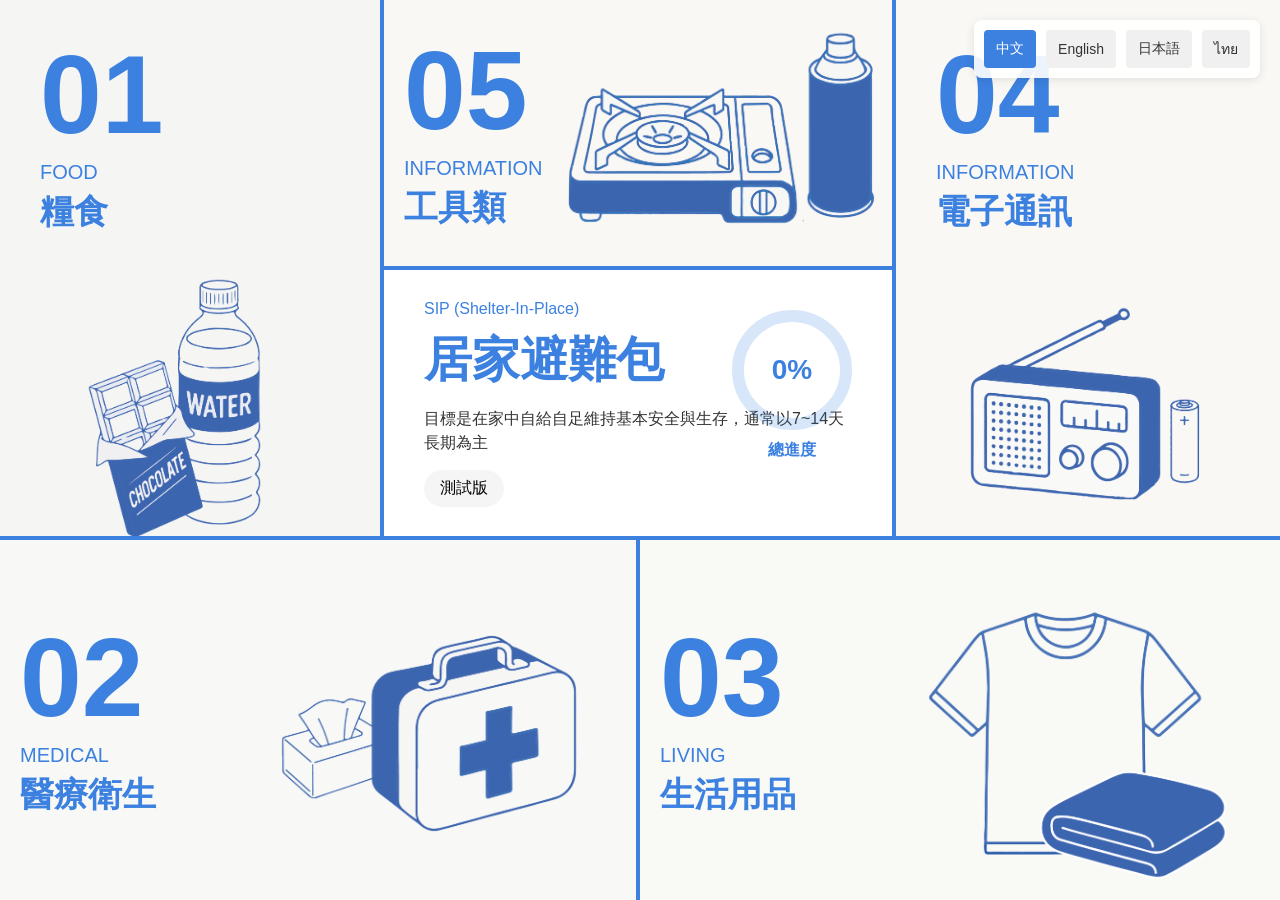
<file: index.html>
<!DOCTYPE html>
<html lang="zh">
<head>
    <meta charset="UTF-8">
    <meta name="viewport" content="width=device-width, initial-scale=1.0">
    <title>防災避難準備清冊</title>
    <link rel="stylesheet" href="styles.css">
</head>
<body>
    <div class="frame">
        <!-- 左侧区块 - 糧食 -->
        <div class="left-section">
            <div class="food-block" data-category="01" data-title="糧食">
                <div class="text-content">
                    <div class="number">01</div>
                    <div class="category">FOOD</div>
                    <div class="title">糧食</div>
                </div>
                <div class="icon-group">
                    <img src="images/01.png" alt="水" class="icon">
                </div>
            </div>
        </div>

        <!-- 中上区块 - 工具類 -->
        <div class="center-top">
            <div class="tools-block" data-category="05" data-title="工具類">
                <div class="text-content">
                    <div class="number">05</div>
                    <div class="category">INFORMATION</div>
                    <div class="title">工具</div>
                </div>
                <div class="icon-group">
                    <img src="images/05.png" alt="瓦斯" class="icon">
                </div>
            </div>
        </div>

        <!-- 右上区块 - 電子通訊 -->
        <div class="right-section">
            <div class="info-block" data-category="04" data-title="電子通訊">
                <div class="text-content">
                    <div class="number">04</div>
                    <div class="category">INFORMATION</div>
                    <div class="title">電子通訊</div>
                </div>
                <div class="icon-group">
                    <img src="images/04.png" alt="電池" class="icon">
                </div>
            </div>
        </div>

        <!-- 中央内容区 -->
        <div class="center-content">
            <div class="sip-title">SIP (Shelter-In-Place)</div>
            <h1>居家避難包</h1>
            <p class="description">目標是在家中自給自足維持基本安全與生存，通常以7~14天長期為主</p>
            <div class="center-bottom">
                <div class="beta-tag">
                    <a href="evacuation-map/evacuate.html" class="beta-link">逃難路徑規劃 (BETA) -></a>
                </div>
            </div>
            <div class="total-progress-container">
                <div class="total-progress-circle">
                    <svg width="120" height="120" viewBox="0 0 120 120">
                        <circle class="total-progress-circle-bg" cx="60" cy="60" r="54" fill="none" stroke-width="12"></circle>
                        <circle class="total-progress-circle-fill" cx="60" cy="60" r="54" fill="none" stroke-width="12" stroke-dasharray="339.2" stroke-dashoffset="339.2"></circle>
                    </svg>
                    <div class="total-progress-percentage">0%</div>
                </div>
                <div class="total-progress-text">總進度</div>
            </div>
        </div>

        <!-- 底部区块 -->
        <div class="bottom-section">
            <!-- 左下 - 醫療衛生 -->
            <div class="medical-block" data-category="02" data-title="醫療衛生">
                <div class="text-content">
                    <div class="number">02</div>
                    <div class="category">MEDICAL</div>
                    <div class="title">醫療衛生</div>
                </div>
                <div class="icon-group">
                    <img src="images/02.png" alt="紙巾" class="icon">
                </div>
            </div>
            <!-- 右下 - 生活用品 -->
            <div class="living-block" data-category="03" data-title="生活用品">
                <div class="text-content">
                    <div class="number">03</div>
                    <div class="category">LIVING</div>
                    <div class="title">生活用品</div>
                </div>
                <div class="icon-group">
                    <img src="images/03.png" alt="毛巾" class="icon">
                </div>
            </div>
        </div>
    </div>

    <!-- 详情页面 - 糧食 -->
    <div id="detail-01" class="detail-page">
        <div class="detail-left">
            <div class="detail-header">
                <div class="detail-number">01</div>
                <div class="detail-category">FOOD</div>
                <div class="detail-title">糧食</div>
            </div>
            <div class="detail-description">
                <p>食物準備的三大原則：不需烹煮、營養價值高熱量夠支撐體力、可存放時間長。</p>
                <p>災難發生時可能無電、無瓦斯、無時間煮食，選擇即食/冷食可用為主。食物需適量蛋白質、碳水、脂肪、維生素，須備高密度熱量食物才能維持身體與情緒穩定。</p>
                <p>範例食物品項：罐頭、即食麵類、自熱飯、能量棒、堅果、運動飲料粉</p>
            </div>
            <div class="settings-area">
                <button class="settings-button people-setting">
                    <span>人數</span>
                    <span>1人</span>
                </button>
                <button class="settings-button days-setting">
                    <span>天數</span>
                    <span>14天</span>
                </button>
            </div>
        </div>
        <div class="detail-right">
            <div class="progress-bar">
                <span class="progress-text">準備進度</span>
                <span class="progress-count">0 / 6</span>
            </div>
            <div class="progress-container">
                <div class="progress-track">
                    <div class="progress-fill"></div>
                </div>
            </div>
            <button class="back-button">
                <svg xmlns="http://www.w3.org/2000/svg" width="24" height="24" viewBox="0 0 24 24" fill="none" stroke="currentColor" stroke-width="2" stroke-linecap="round" stroke-linejoin="round">
                    <path d="M5 12H19"></path>
                    <path d="M12 5l7 7-7 7"></path>
                </svg>
            </button>
            <div class="checklist">
                <div class="checklist-header">
                    <span class="col-checkbox"></span>
                    <span class="col-item">項目</span>
                    <span class="col-per-person">每人所需</span>
                    <span class="col-people">人數</span>
                    <span class="col-days">天數</span>
                    <span class="col-total">總計</span>
                </div>
                <div class="checklist-divider"></div>
                <!-- 食物項目清單將由JavaScript動態生成 -->
            </div>
        </div>
    </div>

    <!-- 详情页面 - 醫療衛生 -->
    <div id="detail-02" class="detail-page">
        <div class="detail-left">
            <div class="detail-header">
                <div class="detail-number">02</div>
                <div class="detail-category">MEDICAL</div>
                <div class="detail-title">醫療衛生</div>
            </div>
            <div class="detail-description">
                <p>以自救與互救核心：災難發生後可能無法立即就醫。</p>
                <li>基本急救用品 : 對應外傷、跌倒、出血等狀況，具備初步處理能力</li>
                <li>常見病症 : 例如割傷、燒燙傷、腹瀉、感冒</li>
                <li>慢性病藥物 : 例如高血壓、糖尿病、氣喘等患者</li>
                <p>*記得定期檢查藥物有效期，避免藥物存放在潮濕或高溫環境。</p>
            </div>
            <div class="settings-area">
                <button class="settings-button people-setting">
                    <span>人數</span>
                    <span>1人</span>
                </button>
                <button class="settings-button days-setting">
                    <span>天數</span>
                    <span>14天</span>
                </button>
            </div>
        </div>
        <div class="detail-right">
            <div class="progress-bar">
                <span class="progress-text">準備進度</span>
                <span class="progress-count">0 / 6</span>
            </div>
            <div class="progress-container">
                <div class="progress-track">
                    <div class="progress-fill"></div>
                </div>
            </div>
            <button class="back-button">
                <svg xmlns="http://www.w3.org/2000/svg" width="24" height="24" viewBox="0 0 24 24" fill="none" stroke="currentColor" stroke-width="2" stroke-linecap="round" stroke-linejoin="round">
                    <path d="M5 12H19"></path>
                    <path d="M12 5l7 7-7 7"></path>
                </svg>
            </button>
            <div class="checklist">
                <div class="checklist-header">
                    <span class="col-checkbox"></span>
                    <span class="col-item">項目</span>
                    <span class="col-per-person">每人所需</span>
                    <span class="col-people">人數</span>
                    <span class="col-days">天數</span>
                    <span class="col-total">總計</span>
                </div>
                <div class="checklist-divider"></div>
                <!-- 醫療衛生項目清單將由JavaScript動態生成 -->
            </div>
        </div>
    </div>

    <!-- 详情页面 - 生活用品 -->
    <div id="detail-03" class="detail-page">
        <div class="detail-left">
            <div class="detail-header">
                <div class="detail-number">03</div>
                <div class="detail-category">LIVING</div>
                <div class="detail-title">生活用品</div>
            </div>
            <div class="detail-description">
                <p>日常用品類常常是最容易忽略、但最容易造成生活不便與心理壓力的部分。良好的準備能大幅提升避難時的清潔、舒適感，尤其在缺水、斷電的狀況下病菌更容易滋生。</p>
                <p>選擇多功能、輕便且耐用的物品，以清潔、收納、生理替代品。</p>
                <p>備註 : 可為每人準備「個人清潔包」、乾濕物品分袋／分類放置。</p>
            </div>
            <div class="settings-area">
                <button class="settings-button people-setting">
                    <span>人數</span>
                    <span>1人</span>
                </button>
                <button class="settings-button days-setting">
                    <span>天數</span>
                    <span>14天</span>
                </button>
            </div>
        </div>
        <div class="detail-right">
            <div class="progress-bar">
                <span class="progress-text">準備進度</span>
                <span class="progress-count">0 / 6</span>
            </div>
            <div class="progress-container">
                <div class="progress-track">
                    <div class="progress-fill"></div>
                </div>
            </div>
            <button class="back-button">
                <svg xmlns="http://www.w3.org/2000/svg" width="24" height="24" viewBox="0 0 24 24" fill="none" stroke="currentColor" stroke-width="2" stroke-linecap="round" stroke-linejoin="round">
                    <path d="M5 12H19"></path>
                    <path d="M12 5l7 7-7 7"></path>
                </svg>
            </button>
            <div class="checklist">
                <div class="checklist-header">
                    <span class="col-checkbox"></span>
                    <span class="col-item">項目</span>
                    <span class="col-per-person">每人所需</span>
                    <span class="col-people">人數</span>
                    <span class="col-days">天數</span>
                    <span class="col-total">總計</span>
                </div>
                <div class="checklist-divider"></div>
                <!-- 生活用品項目清單將由JavaScript動態生成 -->
            </div>
        </div>
    </div>

    <!-- 详情页面 - 電子通訊 -->
    <div id="detail-04" class="detail-page">
        <div class="detail-left">
            <div class="detail-header">
                <div class="detail-number">04</div>
                <div class="detail-category">INFORMATION</div>
                <div class="detail-title">電子通訊</div>
            </div>
            <div class="detail-description">
                <p>保持資訊連結與基本通訊能力，獲取外界資訊與求救。</p>
                <p>災時掌握正確資訊和保持通訊能力至關重要。確保設備具備多種供電方式，減少對單一電源的依賴。</p>
                <p>設置省電模式，僅在必要時使用電子設備，延長電力供應時間。</p>
            </div>
            <div class="settings-area">
                <button class="settings-button people-setting">
                    <span>人數</span>
                    <span>1人</span>
                </button>
                <button class="settings-button days-setting">
                    <span>天數</span>
                    <span>14天</span>
                </button>
            </div>
        </div>
        <div class="detail-right">
            <div class="progress-bar">
                <span class="progress-text">準備進度</span>
                <span class="progress-count">0 / 6</span>
            </div>
            <div class="progress-container">
                <div class="progress-track">
                    <div class="progress-fill"></div>
                </div>
            </div>
            <button class="back-button">
                <svg xmlns="http://www.w3.org/2000/svg" width="24" height="24" viewBox="0 0 24 24" fill="none" stroke="currentColor" stroke-width="2" stroke-linecap="round" stroke-linejoin="round">
                    <path d="M5 12H19"></path>
                    <path d="M12 5l7 7-7 7"></path>
                </svg>
            </button>
            <div class="checklist">
                <div class="checklist-header">
                    <span class="col-checkbox"></span>
                    <span class="col-item">項目</span>
                    <span class="col-per-person">每人所需</span>
                    <span class="col-people">人數</span>
                    <span class="col-days">天數</span>
                    <span class="col-total">總計</span>
                </div>
                <div class="checklist-divider"></div>
                <!-- 電子通訊項目清單將由JavaScript動態生成 -->
            </div>
        </div>
    </div>

    <!-- 详情页面 - 工具類 -->
    <div id="detail-05" class="detail-page">
        <div class="detail-left">
            <div class="detail-header">
                <div class="detail-number">05</div>
                <div class="detail-category">TOOLS</div>
                <div class="detail-title">工具類</div>
            </div>
            <div class="detail-description">
                <p>災難發生後，基本工具可能成為救命物資，並協助適應惡劣環境。</p>
                <p>優先考慮多功能、耐用性與便攜性，可從修理、切割、加熱、指引、照明、安全防護等6種方向切入</p>
                <p>工具預先存放在方便取用的位置，確保所有家庭成員了解其位置與基本使用方法。</p>
                <p>備註 : 可為每人準備「個人工具包」、工具分袋／分類放置。</p>
            </div>
            <div class="settings-area">
                <button class="settings-button people-setting">
                    <span>人數</span>
                    <span>1人</span>
                </button>
                <button class="settings-button days-setting">
                    <span>天數</span>
                    <span>14天</span>
                </button>
            </div>
        </div>
        <div class="detail-right">
            <div class="progress-bar">
                <span class="progress-text">準備進度</span>
                <span class="progress-count">0 / 6</span>
            </div>
            <div class="progress-container">
                <div class="progress-track">
                    <div class="progress-fill"></div>
                </div>
            </div>
            <button class="back-button">
                <svg xmlns="http://www.w3.org/2000/svg" width="24" height="24" viewBox="0 0 24 24" fill="none" stroke="currentColor" stroke-width="2" stroke-linecap="round" stroke-linejoin="round">
                    <path d="M5 12H19"></path>
                    <path d="M12 5l7 7-7 7"></path>
                </svg>
            </button>
            <div class="checklist">
                <div class="checklist-header">
                    <span class="col-checkbox"></span>
                    <span class="col-item">項目</span>
                    <span class="col-per-person">每人所需</span>
                    <span class="col-people">人數</span>
                    <span class="col-days">天數</span>
                    <span class="col-total">總計</span>
                </div>
                <div class="checklist-divider"></div>
                <!-- 工具類項目清單將由JavaScript動態生成 -->
            </div>
        </div>
    </div>

    <script src="food-data.js"></script>
    <script src="medical-data.js"></script>
    <script src="living-data.js"></script>
    <script src="info-data.js"></script>
    <script src="tools-data.js"></script>
    <script src="script.js"></script>
</body>
</html>
</file>
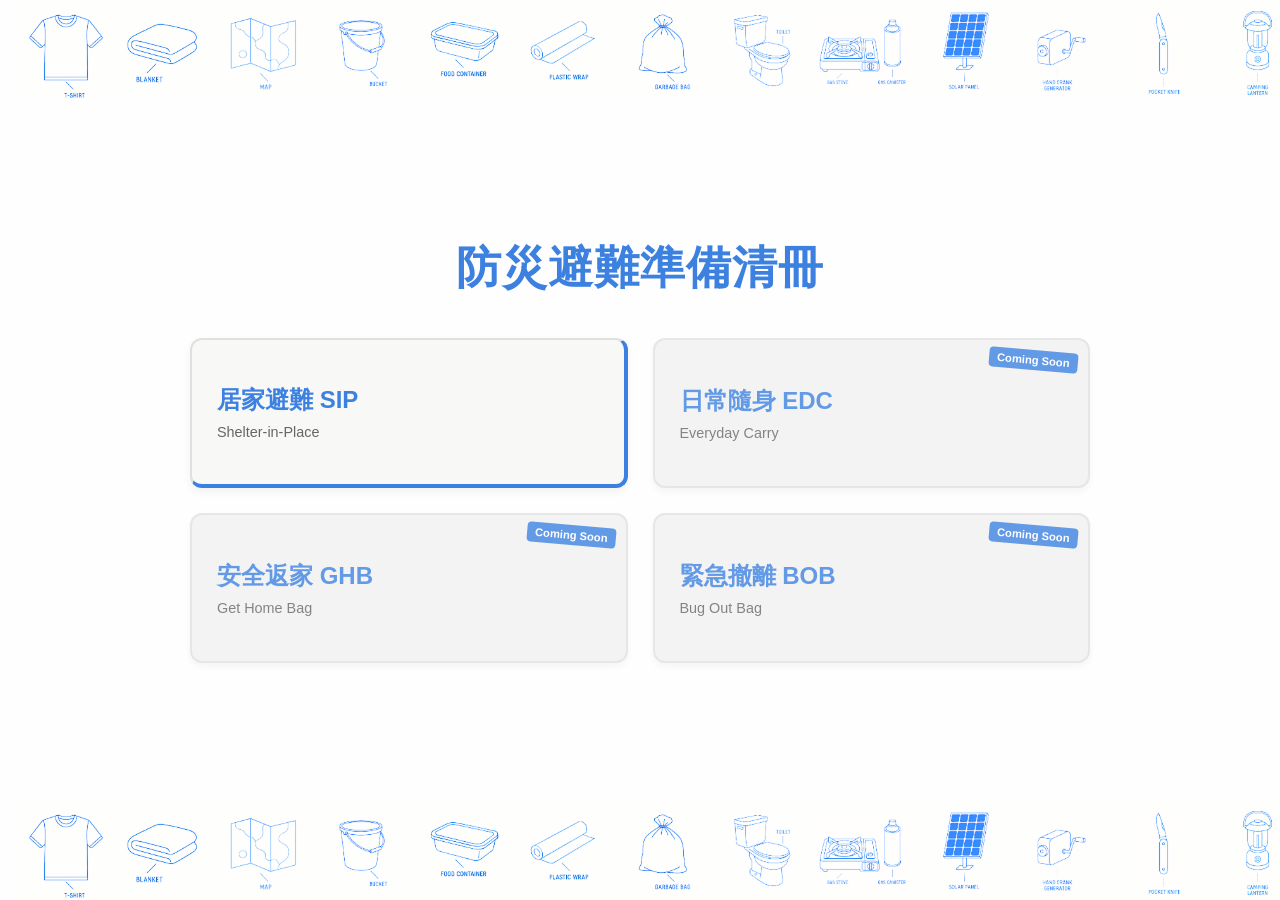
<file: landing.html>
<!DOCTYPE html>
<html lang="zh">
<head>
    <meta charset="UTF-8">
    <meta name="viewport" content="width=device-width, initial-scale=1.0">
    <title>防災避難準備清冊</title>
    <link rel="stylesheet" href="landing-styles.css">
</head>
<body>
    <div class="landing-container">
        <!-- 頂部跑馬燈 -->
        <div class="marquee marquee-top">
            <div class="marquee-content">
                <img src="images/landing01.png" alt="緊急物資" class="marquee-item">
                <img src="images/landing01.png" alt="緊急物資" class="marquee-item">
                <img src="images/landing01.png" alt="緊急物資" class="marquee-item">

            </div>
        </div>
        
        <!-- 內容區域 -->
        <div class="content-area">
            <h1 class="main-title">防災避難準備清冊</h1>
            
            <div class="buttons-container">
                <!-- 已啟用的按鈕 - 左上 -->
                <a href="index.html" class="option-button active">
                    <div class="button-content">
                        <span class="button-title">居家避難 SIP</span>
                        <span class="button-subtitle">Shelter-in-Place</span>
                    </div>
                </a>
                
                <!-- 未啟用的按鈕 - 右上 -->
                <div class="option-button disabled">
                    <div class="button-content">
                        <span class="button-title">日常隨身 EDC</span>
                        <span class="button-subtitle">Everyday Carry</span>
                    </div>
                    <span class="coming-soon">Coming Soon</span>
                </div>
                
                <!-- 未啟用的按鈕 - 左下 -->
                <div class="option-button disabled">
                    <div class="button-content">
                        <span class="button-title">安全返家 GHB</span>
                        <span class="button-subtitle">Get Home Bag</span>
                    </div>
                    <span class="coming-soon">Coming Soon</span>
                </div>
                
                <!-- 未啟用的按鈕 - 右下 -->
                <div class="option-button disabled">
                    <div class="button-content">
                        <span class="button-title">緊急撤離 BOB</span>
                        <span class="button-subtitle">Bug Out Bag</span>
                    </div>
                    <span class="coming-soon">Coming Soon</span>
                </div>
            </div>
        </div>
        
        <!-- 底部跑馬燈 -->
        <div class="marquee marquee-bottom">
            <div class="marquee-content reverse">
                <img src="images/landing01.png" alt="緊急物資" class="marquee-item">
                <img src="images/landing01.png" alt="緊急物資" class="marquee-item">
                <img src="images/landing01.png" alt="緊急物資" class="marquee-item">
            </div>
        </div>
    </div>

    <script>
        // 確保跑馬燈圖片加載完成後設置正確的初始位置
        window.addEventListener('load', () => {
            const marqueeContents = document.querySelectorAll('.marquee-content');
            marqueeContents.forEach(content => {
                // 計算內容的總寬度
                let totalWidth = 0;
                const items = content.querySelectorAll('.marquee-item');
                items.forEach(item => {
                    totalWidth += item.offsetWidth + parseInt(window.getComputedStyle(item).marginLeft) + parseInt(window.getComputedStyle(item).marginRight);
                });
                
                // 設置內容寬度
                content.style.width = `${totalWidth / 2}px`;
            });
        });
    </script>
</body>
</html>
</file>
<file: styles.css>
* {
    margin: 0;
    padding: 0;
    box-sizing: border-box;
}

body {
    font-family: Arial, sans-serif;
    background-color: #FFFFFF;
    min-height: 100vh;
    display: flex;
    align-items: stretch;
    justify-content: center;
}

.frame {
    width: 100vw;
    height: 100vh;
    position: relative;
    max-width: 1920px;
    margin: 0;
    display: flex;
    flex-direction: column;
}

/* 区块布局 */
.left-section {
    position: absolute;
    left: 0;
    top: 0;
    width: 30%;
    height: 60%;
    border-right: 4px solid #3C81E0;
    border-bottom: 4px solid #3C81E0;
    background-color: #F5F5F4;
}

.center-top {
    position: absolute;
    left: 30%;
    top: 0;
    width: 40%;
    height: 30%;
    border-right: 4px solid #3C81E0;
    border-bottom: 4px solid #3C81E0;
    background-color: #FAF8F5;
}

.right-section {
    position: absolute;
    right: 0;
    top: 0;
    width: 30%;
    height: 60%;
    border-bottom: 4px solid #3C81E0;
    background-color: #FAF8F5;
}

.bottom-section {
    position: absolute;
    left: 0;
    bottom: 0;
    width: 100%;
    height: 40%;
    display: flex;
}

/* 区块内容 */
.food-block,
.tools-block,
.info-block,
.medical-block,
.living-block {
    width: 100%;
    height: 100%;
    position: relative;
    transition: background-color 0.3s ease;
    padding: 40px;
    display: flex;
    flex-direction: column;
    justify-content: space-between;
    overflow: hidden;
}

/* 左上区块和右上区块的特别样式(01和04) */
.food-block, .info-block {
    flex-direction: column;
}

/* 中上区块和底部区块的特别样式(02,03,05) */
.tools-block, .medical-block, .living-block {
    flex-direction: row;
    align-items: center;
    justify-content: space-between;
    padding: 40px 20px;
}

/* 为所有区块添加相对定位，以便放置hover叠加层 */
.food-block, .tools-block, .info-block, .medical-block, .living-block {
    position: relative;
}

/* 添加hover叠加层 */
.food-block::after,
.tools-block::after,
.info-block::after,
.medical-block::after,
.living-block::after {
    content: '';
    position: absolute;
    top: 0;
    left: 0;
    width: 100%;
    height: 100%;
    background-color: rgba(60, 129, 224, 0.1);
    opacity: 0;
    transition: opacity 0.3s ease;
    z-index: 5;
    pointer-events: none;
}

.food-block:hover::after,
.tools-block:hover::after,
.info-block:hover::after,
.medical-block:hover::after,
.living-block:hover::after {
    opacity: 1;
}

.medical-block {
    width: 50%;
    background-color: #F8F8F6;
    border-right: 4px solid #3C81E0;
}

.living-block {
    width: 50%;
    background-color: #F9F9F6;
}

/* 文字内容 */
.text-content {
    position: relative;
    z-index: 6; /* 高于hover叠加层 */
    max-width: 100%;
}

/* 01和04区块的文字内容 */
.food-block .text-content,
.info-block .text-content {
    max-width: 70%;
    margin-bottom: 20px;
}

/* 02,03,05区块的文字内容 */
.tools-block .text-content,
.medical-block .text-content,
.living-block .text-content {
    max-width: 30%;
}

.number {
    font-size: 111px;
    line-height: 1;
    color: #3C81E0;
    font-weight: bold;
    margin-bottom: 10px;
}

.category {
    font-size: 20px;
    color: #3C81E0;
    margin-bottom: 5px;
}

.title {
    font-size: 34px;
    color: #3C81E0;
    font-weight: bold;
}

/* 图标组 */
.icon-group {
    display: flex;
    gap: 20px;
    position: relative;
    z-index: 1; /* 低于hover叠加层 */
}

/* 01和04区块的图标组 */
.food-block .icon-group,
.info-block .icon-group {
    align-self: flex-end;
    margin-top: auto;
    margin-bottom: 0;
}

/* 02,03,05区块的图标组 */
.tools-block .icon-group,
.medical-block .icon-group,
.living-block .icon-group {
    flex: 1;
    justify-content: flex-end;
}

.icon {
    width: 300px;
    height: 300px;
    object-fit: contain;
}

/* 调整02,03,05区块的图标大小 */
.tools-block .icon,
.medical-block .icon,
.living-block .icon {
    width: 350px;
    height: 350px;
}

/* 中央内容区 */
.center-content {
    position: absolute;
    left: 30%;
    top: 30%;
    width: 40%;
    height: 30%;
    padding: 30px 40px;
    background-color: white;
    display: flex;
    flex-direction: column;
    align-items: flex-start;
    justify-content: center;
    text-align: left;
    border-right: 4px solid #3C81E0;
    border-bottom: 4px solid #3C81E0;
    overflow: hidden;
}

.sip-title {
    font-size: 16px;
    color: #3C81E0;
    margin-bottom: 10px;
}

.center-content h1 {
    font-size: 48px;
    color: #3C81E0;
    margin-bottom: 15px;
    font-weight: bold;
}

.description {
    font-size: 16px;
    color: #333;
    margin-bottom: 15px;
    line-height: 1.5;
    max-width: 100%;
    word-wrap: break-word;
}

.duration {
    margin-bottom: 20px;
    text-align: left;
    width: 100%;
}

.duration p {
    font-size: 16px;
    color: #333;
    line-height: 1.5;
    margin-bottom: 5px;
}

/* 分页指示器 */
.pagination {
    display: flex;
    gap: 8px;
    margin-bottom: 15px;
}

.dot {
    width: 8px;
    height: 8px;
    border-radius: 50%;
    background-color: #D9D9D9;
}

.dot.active {
    background-color: #3C81E0;
}

/* 分页和按钮区域 */
.center-bottom {
    width: 100%;
    display: flex;
    flex-direction: row;
    justify-content: space-between;
    align-items: center;
    margin-top: auto;
}

/* Beta标签 */
.beta-tag {
    background-color: #F5F5F5;
    padding: 8px 16px;
    border-radius: 20px;
    text-align: left;
}

.beta-link {
    color: #333;
    text-decoration: none;
    font-size: 14px;
}

.beta-link:hover {
    color: #3C81E0;
}

/* 悬停效果 - 移除原有的背景色变化 */
.food-block:hover,
.tools-block:hover,
.info-block:hover,
.medical-block:hover,
.living-block:hover {
    cursor: pointer;
    background-color: transparent;
}

/* 详情页面样式 */
.detail-page {
    position: fixed;
    top: 0;
    left: 0;
    width: 100%;
    height: 100%;
    background-color: #fff;
    display: flex;
    z-index: 100;
    visibility: hidden;
    opacity: 0;
    transition: opacity 0.3s ease, visibility 0.3s ease;
}

.detail-page.active {
    visibility: visible;
    opacity: 1;
    overflow-y: auto;
}

/* 详情页左侧 */
.detail-left {
    width: 30%;
    height: 100%;
    background-color: #F5F5F4;
    padding: 40px;
    overflow-y: auto;
    display: flex;
    flex-direction: column;
}

.detail-header {
    margin-bottom: 30px;
}

.detail-number {
    font-size: 111px;
    line-height: 1;
    color: #3C81E0;
    font-weight: bold;
}

.detail-category {
    font-size: 20px;
    color: #3C81E0;
    margin-bottom: 5px;
}

.detail-title {
    font-size: 34px;
    color: #3C81E0;
    font-weight: bold;
    margin-bottom: 20px;
}

.detail-description {
    font-size: 16px;
    line-height: 1.6;
    color: #333;
    margin-bottom: 30px;
}

/* 人数和天数选择器 */
.settings-area {
    margin-top: auto;
    margin-bottom: 20px;
}

.settings-button {
    width: 100%;
    background-color: #3C81E0;
    color: white;
    padding: 10px 15px;
    border-radius: 25px;
    border: none;
    display: flex;
    justify-content: space-between;
    align-items: center;
    margin-bottom: 10px;
    cursor: pointer;
    font-size: 16px;
    transition: background-color 0.3s ease;
}

.settings-button:hover {
    background-color: #2B6FC0;
}

/* 详情页右侧 */
.detail-right {
    width: 70%;
    height: 100%;
    background-color: #3C81E0;
    color: #fff;
    padding: 40px;
    position: relative;
    overflow-y: auto;
}

/* 进度条样式 */
.progress-container {
    margin-bottom: 30px;
    width: 100%;
    max-width: 500px;
}

.progress-bar {
    display: flex;
    align-items: center;
    margin-bottom: 10px;
}

.progress-text {
    font-size: 24px;
    font-weight: normal;
}

.progress-count {
    font-size: 24px;
    font-weight: normal;
    margin-left: 10px;
}

.progress-track {
    width: 100%;
    height: 10px;
    background-color: rgba(255, 255, 255, 0.3);
    border-radius: 5px;
    overflow: hidden;
}

.progress-fill {
    height: 100%;
    background-color: white;
    border-radius: 5px;
    width: 0%;
    transition: width 0.3s ease;
}

/* 返回按钮 */
.back-button {
    position: absolute;
    top: 40px;
    right: 40px;
    background-color: rgba(255, 255, 255, 0.2);
    color: white;
    border: none;
    cursor: pointer;
    transition: all 0.3s ease;
    display: flex;
    align-items: center;
    justify-content: center;
    width: 40px;
    height: 40px;
    border-radius: 50%;
    padding: 0;
}

.back-button:hover {
    background-color: rgba(255, 255, 255, 0.4);
    transform: scale(1.1);
}

.back-button svg {
    width: 24px;
    height: 24px;
}

.checklist {
    margin-top: 60px;
}

.checklist-header {
    display: flex;
    align-items: center;
    margin-bottom: 10px;
    font-size: 18px;
    font-weight: normal;
    color: rgba(255, 255, 255, 0.8);
}

.checklist-divider {
    height: 1px;
    background-color: rgba(255, 255, 255, 0.3);
    margin-bottom: 20px;
    width: 100%;
}

.item-container {
    position: relative;
    margin-bottom: 20px;
}

.checklist-item {
    cursor: pointer;
    position: relative;
    display: flex;
    align-items: center;
    margin-bottom: 0; /* 移除底部間距，因為 container 已有間距 */
    padding: 10px 15px;
    border-radius: 5px 5px 0 0;
    transition: background-color 0.2s ease;
}

.checklist-item:hover,
.checklist-item.selected,
.checklist-item.expanded {
    background-color: rgba(0, 0, 0, 0.1); /* #000000 with 10% opacity */
}

.item-details {
    display: none;
    padding: 15px 20px 15px 55px;
    background-color: rgba(255, 255, 255, 0.1);
    margin: 0px 0 10px 0;
    border-radius: 0 0 10px 10px;
    transition: all 0.3s ease;
    overflow: hidden;
    position: relative;
    border-top: 1px solid rgba(60, 129, 224, 0.1);
}

.item-description, .item-note {
    margin: 5px 0;
    font-size: 16px;
    line-height: 1.5;
    color: white;
}

.item-description {
    margin-bottom: 8px;
}

.item-note {
    font-weight: 500;
    margin-top: 10px;
    opacity: 0.9;
}

.checklist-item.expanded .item-details {
    display: block;
}

.checkbox {
    position: relative;
    z-index: 2;
}

.checklist-item::after {
    content: "▼";
    position: absolute;
    right: 15px;
    top: 50%;
    transform: translateY(-50%);
    font-size: 16px;
    color: white;
    transition: all 0.3s ease;
    background-color: #3C81E0;
    width: 28px;
    height: 28px;
    border-radius: 50%;
    display: flex;
    align-items: center;
    justify-content: center;
}

.checklist-item.expanded::after {
    content: "▲";
}

.col-checkbox, .checkbox {
    width: 30px;
    flex-shrink: 0;
}

.col-item, .item-name {
    flex: 2;
    padding-right: 10px;
}

.col-per-person, .item-per-person {
    flex: 1;
    text-align: center;
}

.col-people, .item-people {
    flex: 1;
    text-align: center;
}

.col-days, .item-days {
    flex: 1;
    text-align: center;
}

.col-total, .item-total {
    flex: 1;
    text-align: center;
}

.item-name {
    font-size: 20px;
}

.item-per-person, .item-people, .item-days, .item-total {
    font-size: 18px;
}

/* 圆形复选框 */
.checkbox {
    appearance: none;
    -webkit-appearance: none;
    width: 30px;
    height: 30px;
    border: 2px solid white;
    border-radius: 50%;
    margin-right: 15px;
    position: relative;
    cursor: pointer;
    transition: background-color 0.2s ease;
}

.checkbox:checked {
    background-color: white;
}

.checkbox:checked::after {
    content: '✓';
    position: absolute;
    color: #3C81E0;
    font-size: 18px;
    top: 2px;
    left: 7px;
    font-weight: bold;
}

/* 动画效果 */
@keyframes slideIn {
    from {
        transform: translateX(100%);
    }
    to {
        transform: translateX(0);
    }
}

.detail-page.active .detail-right {
    animation: slideIn 0.5s ease forwards;
}

.item-name {
    font-size: 20px;
    margin-right: auto;
}

.item-quantity {
    font-size: 20px;
    margin-left: 20px;
}

/* 總進度圓圈 */
.total-progress-container {
    position: absolute;
    right: 40px;
    top: 40px;
    display: flex;
    flex-direction: column;
    align-items: center;
    justify-content: center;
}

.total-progress-circle {
    position: relative;
    width: 120px;
    height: 120px;
    margin-bottom: 10px;
}

.total-progress-circle svg {
    transform: rotate(-90deg);
}

.total-progress-circle-bg {
    stroke: rgba(60, 129, 224, 0.2);
}

.total-progress-circle-fill {
    stroke: #3C81E0;
    transition: stroke-dashoffset 0.6s ease;
}

.total-progress-percentage {
    position: absolute;
    top: 50%;
    left: 50%;
    transform: translate(-50%, -50%);
    font-size: 28px;
    font-weight: bold;
    color: #3C81E0;
}

.total-progress-text {
    font-size: 16px;
    color: #3C81E0;
    font-weight: bold;
}

.details-actions {
    display: flex;
    justify-content: flex-end;
    margin-top: 15px;
}

.prepare-button {
    background-color: #ffffff;
    color: #3C81E0;
    padding: 8px 16px;
    border-radius: 6px;
    text-decoration: none;
    font-weight: bold;
    font-size: 16px;
    transition: all 0.3s ease;
    display: inline-flex;
    align-items: center;
    justify-content: center;
    box-shadow: 0 2px 4px rgba(0, 0, 0, 0.1);
    border: none;
    cursor: pointer;
}

.prepare-button:hover {
    background-color: #2b6fc0;
    color: #ffffff;
    transform: translateY(-2px);
    box-shadow: 0 4px 8px rgba(0, 0, 0, 0.15);
}

.item-details {
    background-color: rgba(255, 255, 255, 0.05);
    padding: 15px;
    margin-top: 5px;
    border-radius: 0 0 8px 8px;
    display: none;
    position: relative;
}

/* 添加RWD設計 - 手機版 */
@media screen and (max-width: 600px) {
    body {
        overflow-y: auto;
    }
    
    .frame {
        height: auto;
        position: static;
        display: flex;
        flex-direction: column;
    }
    
    /* 重置所有區塊的絕對定位，改為流動布局 */
    .left-section, .center-top, .right-section, .center-content, .bottom-section {
        position: static;
        width: 100%;
        height: auto;
        left: auto;
        right: auto;
        top: auto;
        bottom: auto;
        border: none;
    }
    
    /* 調整順序：居家避難包、01、02、03、04、05 */
    .center-content {
        order: 1;
        padding: 40px 20px;
        border-bottom: 4px solid #3C81E0;
    }
    
    .left-section {
        order: 2;
        border-bottom: 4px solid #3C81E0;
    }
    
    .bottom-section {
        order: 3;
        flex-direction: column;
    }
    
    .medical-block {
        width: 100%;
        border-right: 0;
        border-bottom: 4px solid #3C81E0;
    }
    
    .living-block {
        width: 100%;
        border-bottom: 4px solid #3C81E0;
    }
    
    .right-section {
        order: 4;
        border-bottom: 4px solid #3C81E0;
    }
    
    .center-top {
        order: 5;
        border-bottom: 4px solid #3C81E0;
    }
    
    /* 調整區塊內容 */
    .food-block, .tools-block, .info-block, .medical-block, .living-block {
        padding: 30px 15px;
        height: auto;
        min-height: 200px;
    }
    
    /* 調整圖標大小 */
    .icon {
        width: 120px;
        height: 120px;
    }
    
    .tools-block .icon, .medical-block .icon, .living-block .icon {
        width: 120px;
        height: 120px;
    }
    
    /* 調整文字大小 */
    .number {
        font-size: 60px;
    }
    
    .title {
        font-size: 24px;
    }
    
    .category {
        font-size: 16px;
    }
    
    /* 調整中央內容區樣式 */
    .center-content h1 {
        font-size: 32px;
    }
    
    .description {
        font-size: 14px;
    }
    
    /* 總進度調整 */
    .total-progress-container {
        position: relative;
        right: auto;
        top: auto;
        margin-top: 20px;
    }
    
    /* 讓01和04區塊在手機版與02, 03, 05相同，改為水平排列 */
    .food-block, .info-block {
        flex-direction: row;
        align-items: center;
        justify-content: space-between;
    }
    
    /* 調整文字內容寬度 */
    .food-block .text-content,
    .info-block .text-content {
        max-width: 50%;
        margin-bottom: 0;
    }
    
    /* 調整圖標組 */
    .food-block .icon-group,
    .info-block .icon-group {
        align-self: center;
        margin-top: 0;
        margin-bottom: 0;
        flex: 1;
        justify-content: flex-end;
    }
    
    /* 詳情頁面RWD設計 */
    .detail-page {
        flex-direction: column;
        overflow-y: auto;
    }
    
    /* 左側區域調整 */
    .detail-left {
        width: 100%;
        height: auto;
        padding: 30px 20px;
        overflow-y: visible;
    }
    
    .detail-header {
        margin-bottom: 20px;
    }
    
    .detail-number {
        font-size: 70px;
    }
    
    .detail-title {
        font-size: 28px;
    }
    
    .detail-description {
        font-size: 14px;
        margin-bottom: 20px;
    }
    
    .detail-description p, 
    .detail-description li {
        margin-bottom: 10px;
    }
    
    /* 設置按鈕區域調整為水平排列 */
    .settings-area {
        display: flex;
        justify-content: space-between;
    }
    
    .settings-button {
        width: 48%;
    }
    
    /* 右側區域調整 */
    .detail-right {
        width: 100%;
        height: auto;
        padding: 20px;
        overflow-y: visible;
    }
    
    /* 進度條調整 */
    .progress-bar {
        margin-bottom: 15px;
    }
    
    .progress-text, .progress-count {
        font-size: 16px;
    }
    
    /* 返回按鈕調整 */
    .back-button {
        position: fixed;
        top: 15px;
        right: 15px;
        width: 40px;
        height: 40px;
        z-index: 110;
        background-color: #3C81E0;
        box-shadow: 0 2px 8px rgba(0, 0, 0, 0.1);
    }
    
    .back-button svg {
        color: white;
    }
    
    /* 清單頁面調整 */
    .checklist-header {
        position: static;
        background-color: transparent;
        z-index: auto;
        padding: 10px 0;
        font-size: 12px;
    }
    
    .col-checkbox, .checkbox {
        width: 36px; /* 加大觸控區域 */
    }
    
    .col-per-person, .col-people, .col-days, .col-total,
    .item-per-person, .item-people, .item-days, .item-total {
        font-size: 12px;
    }
    
    .item-name {
        font-size: 14px;
        font-weight: bold;
        padding-right: 5px;
        line-height: 1.3;
    }
    
    /* 優化展開/收起按鈕 */
    .checklist-item::after {
        width: 36px;
        height: 36px;
        right: 10px;
    }
    
    /* 詳情頁內容調整 */
    .item-details {
        padding: 15px 10px;
    }
    
    .item-description, .item-note {
        font-size: 14px;
    }
    
    /* 優化「去準備」按鈕 */
    .prepare-button {
        padding: 10px 20px;
        font-size: 15px;
    }
    
    /* 增大複選框大小 */
    .checkbox {
        width: 28px;
        height: 28px;
    }
    
    /* 確保整個頁面可以滾動 */
    .detail-page.active {
        position: fixed;
        height: 100%;
        min-height: 100%;
        overflow-y: auto;
        -webkit-overflow-scrolling: touch;
    }

    /* 確保左欄不會固定在頂部 */
    .detail-left {
        position: relative;
        width: 100%;
        height: auto;
        padding: 30px 20px;
        overflow-y: visible;
    }
    
    /* 簡化清單標題，針對小屏幕顯示 */
    .col-per-person {
        display: none;
    }
    
    .col-people::before {
        content: '人';
        display: block;
    }
    
    .col-days::before {
        content: '天';
        display: block;
    }
    
    .col-total::before {
        content: '數量';
        display: block;
    }
    
    /* 調整清單項內容顯示方式 */
    .item-per-person {
        display: none; /* 在小屏幕上不顯示每人所需，節省空間 */
    }
    
    /* 改變項目排列方式 */
    .checklist-item {
        display: grid;
        grid-template-columns: 36px 1fr 60px;
        gap: 5px;
        align-items: center;
        padding: 15px 45px 15px 10px; /* 右側留出展開按鈕的空間 */
    }
    
    /* 調整展開後詳情的樣式 */
    .details-actions {
        margin-top: 20px;
    }
    
    /* 確保複選框顯示正確 */
    .checkbox:checked::after {
        left: 6px;
    }
    
    /* 修改詳情頁動畫效果 */
    @keyframes slideInMobile {
        from {
            transform: translateY(100%);
        }
        to {
            transform: translateY(0);
        }
    }
    
    .detail-page.active .detail-right {
        animation: none;
    }
    
    /* 調整CHECK LIST項目顯示，優化小屏幕布局 */
    .checklist-item {
        padding: 15px 45px 15px 10px; /* 右側留出展開按鈕的空間 */
    }
    
    /* 隱藏人數、天數、每人所需欄位 */
    .col-per-person, .item-per-person, 
    .col-people, .item-people,
    .col-days, .item-days {
        display: none;
    }
    
    /* 調整項目名稱樣式 */
    .item-name {
        font-size: 14px;
        font-weight: bold;
        padding-right: 5px;
        line-height: 1.3;
    }
    
    /* 調整總計欄位樣式 */
    .item-total {
        font-size: 14px;
        font-weight: bold;
    }
}

/* 平板設備的RWD設計 */
@media screen and (min-width: 601px) and (max-width: 768px) {
    /* 詳情頁面調整 - 保持左右布局但調整比例 */
    .detail-left {
        width: 40%;
    }
    
    .detail-right {
        width: 60%;
    }
    
    /* 調整左側內容 */
    .detail-description {
        font-size: 14px;
    }
    
    .detail-number {
        font-size: 80px;
    }
    
    .detail-title {
        font-size: 28px;
    }
    
    /* 調整返回按鈕 */
    .back-button {
        right: 20px;
        top: 20px;
    }
    
    /* 調整清單項顯示 */
    .checklist-item {
        padding: 12px 40px 12px 10px;
    }
    
    .item-name {
        font-size: 16px;
    }
    
    .item-per-person, .item-people, .item-days, .item-total {
        font-size: 14px;
    }
    
    /* 調整展開按鈕 */
    .checklist-item::after {
        width: 32px;
        height: 32px;
        font-size: 14px;
    }
}

/* 語言選擇器樣式 */
.language-selector {
    position: fixed;
    top: 20px;
    right: 20px;
    z-index: 1000;
    display: flex;
    gap: 10px;
    background: rgba(255, 255, 255, 0.9);
    padding: 10px;
    border-radius: 8px;
    box-shadow: 0 2px 10px rgba(0, 0, 0, 0.1);
}

.language-button {
    padding: 8px 12px;
    border: none;
    border-radius: 4px;
    background: #f0f0f0;
    color: #333;
    cursor: pointer;
    font-size: 14px;
    transition: all 0.3s ease;
}

.language-button:hover {
    background: #e0e0e0;
}

.language-button.active {
    background: #3C81E0;
    color: white;
}

/* 移動端適配 */
@media (max-width: 600px) {
    .language-selector {
        top: 10px;
        right: 10px;
        padding: 5px;
        gap: 5px;
    }
    
    .language-button {
        padding: 6px 8px;
        font-size: 12px;
    }
}
</file>
<file: landing-styles.css>
* {
    margin: 0;
    padding: 0;
    box-sizing: border-box;
    font-family: 'PingFang TC', 'Helvetica Neue', Arial, sans-serif;
}

body {
    background-color: #FFFEFE;
    color: #333;
    min-height: 100vh;
    overflow: hidden;
}

.landing-container {
    display: flex;
    flex-direction: column;
    justify-content: space-between;
    align-items: center;
    height: 100vh;
    overflow: hidden;
    background-color: #FFFEFE;
    color: #333;
}

/* 跑馬燈樣式 */
.marquee {
    width: 100%;
    height: 100px;
    overflow: hidden;
    position: relative;
    background-color: transparent;
}

.marquee-top {
    margin-bottom: auto;
}

.marquee-bottom {
    margin-top: auto;
    border-bottom: none;
}

.marquee-content {
    display: flex;
    align-items: center;
    position: absolute;
    animation: marquee 85s linear infinite;
    background-color: transparent;
    height: 100%;
}

.marquee-content.reverse {
    animation-direction: reverse;
    animation-duration: 85s;
}

.marquee-item {
    height: 100px;
    margin: 0 15px;
    border-radius: 0;
    filter: none;
    object-fit: contain;
    z-index: 2;
    position: relative;
}

@keyframes marquee {
    0% {
        transform: translateX(0);
    }
    100% {
        transform: translateX(-100%);
    }
}

/* 內容區域 */
.content-area {
    flex: 1;
    display: flex;
    flex-direction: column;
    justify-content: center;
    align-items: center;
    width: 100%;
    max-width: 1200px;
    padding: 20px;
    text-align: center;
}

.main-title {
    font-size: 2.8rem;
    font-weight: 700;
    margin-bottom: 40px;
    color: #3C81E0;
    letter-spacing: 1px;
}

.buttons-container {
    display: grid;
    grid-template-columns: repeat(2, 1fr);
    grid-template-rows: repeat(2, 1fr);
    gap: 25px;
    width: 100%;
    max-width: 900px;
    margin: 0 auto;
}

.option-button {
    position: relative;
    background-color: #f5f5f4;
    border-radius: 12px;
    padding: 30px 25px;
    text-align: left;
    transition: all 0.3s ease;
    cursor: pointer;
    text-decoration: none;
    color: #333;
    border: 2px solid #e0e0e0;
    overflow: hidden;
    height: 150px;
    display: flex;
    flex-direction: column;
    justify-content: center;
    box-shadow: 0 4px 8px rgba(0, 0, 0, 0.05);
}

.option-button.active {
    background-color: #f8f8f6;
    border-right: 4px solid #3C81E0;
    border-bottom: 4px solid #3C81E0;
    border-left: 2px solid #e0e0e0;
    border-top: 2px solid #e0e0e0;
}

.option-button:not(.disabled):hover {
    transform: translateY(-5px);
    box-shadow: 0 10px 20px rgba(60, 129, 224, 0.15);
    border-color: #3C81E0;
}

.option-button.active:hover {
    background-color: #3C81E0;
    color: white;
}

.option-button.active:hover .button-title {
    color: white;
}

.option-button.active:hover .button-subtitle {
    color: rgba(255, 255, 255, 0.8);
}

.option-button.disabled {
    opacity: 0.8;
    cursor: not-allowed;
    background-color: #f0f0f0;
}

.button-content {
    position: relative;
    z-index: 1;
}

.button-title {
    display: block;
    font-size: 1.5rem;
    font-weight: 600;
    margin-bottom: 8px;
    color: #3C81E0;
}

.button-subtitle {
    display: block;
    font-size: 0.9rem;
    color: #666;
}

.coming-soon {
    position: absolute;
    top: 10px;
    right: 10px;
    background-color: #3C81E0;
    color: #fff;
    padding: 4px 8px;
    border-radius: 4px;
    font-size: 0.7rem;
    font-weight: 600;
    transform: rotate(5deg);
}

/* 響應式樣式 */
@media (max-width: 768px) {
    .main-title {
        font-size: 2rem;
        margin-bottom: 30px;
    }
    
    .marquee {
        height: 90px;
    }
    
    .marquee-item {
        height: 70px;
    }
    
    .buttons-container {
        grid-template-columns: 1fr;
        grid-template-rows: repeat(4, auto);
        gap: 15px;
    }
    
    .option-button {
        height: auto;
        padding: 20px 15px;
    }
}

@media (min-width: 769px) and (max-width: 1024px) {
    .buttons-container {
        grid-template-columns: repeat(2, 1fr);
        max-width: 700px;
    }
}
</file>
